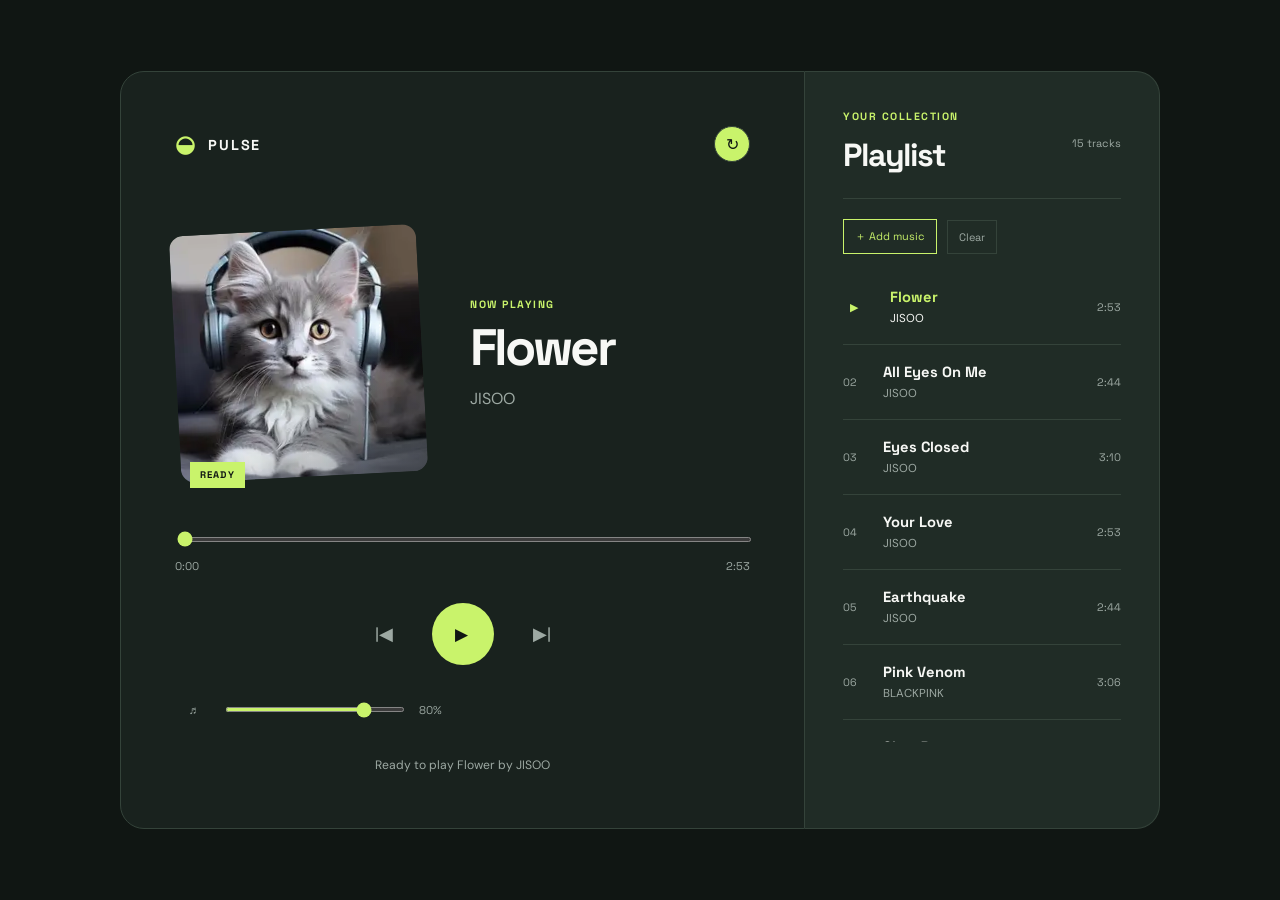
<file: index.html>
<!DOCTYPE html>
<html lang="en">
<head>
	<meta charset="UTF-8">
	<meta name="viewport" content="width=device-width, initial-scale=1.0">
	<meta name="description" content="Aaliyah's responsive JavaScript music player.">
	<title>Pulse Player | Music Player</title>
	<link rel="preconnect" href="https://fonts.googleapis.com">
	<link rel="preconnect" href="https://fonts.gstatic.com" crossorigin>
	<link href="https://fonts.googleapis.com/css2?family=DM+Sans:wght@400;500;700&family=Space+Grotesk:wght@500;600;700&display=swap" rel="stylesheet">
	<link rel="stylesheet" href="stayle.css">
</head>
<body>
	<main class="app-shell">
		<section class="player-layout" aria-label="Music player">
			<div class="player-panel">
				<header class="topbar">
					<a class="brand" href="#player" aria-label="Pulse Player home"><span class="brand-mark">◒</span> PULSE</a>
					<button class="icon-button" id="autoplay-button" type="button" aria-pressed="false" aria-label="Toggle autoplay" title="Toggle autoplay">↻</button>
				</header>

				<div class="now-playing" id="player">
					<div class="cover-wrap">
						<div class="cover-art" id="cover-art">
							<img src="image.png" alt="A cat listening to music">
c:\Users\cxc\OneDrive\Music\jisoo--your-love-special-video-rainforest-wild-asia-singapore.mp3 c:\Users\cxc\OneDrive\Music\eyes-closed-official-mv.mp3						</div>
						<span class="playing-badge" id="playing-badge">READY</span>
					</div>
					<div class="track-heading">
						<p class="eyebrow">Now playing</p>
						<h1 class="marquee-viewport" id="song-title" aria-live="polite"><span class="marquee-track">Loading track...</span></h1>
						<p class="artist" id="song-artist">Please add a song</p>
					</div>
				</div>

				<div class="progress-area">
					<input id="progress" class="progress" type="range" min="0" max="100" value="0" step="0.1" aria-label="Song progress">
					<div class="time-row"><span id="current-time">0:00</span><span id="duration">0:00</span></div>
				</div>

				<div class="player-controls" aria-label="Playback controls">
					<button class="control-button" id="previous-button" type="button" aria-label="Previous song" title="Previous song">|◀</button>
					<button class="play-button" id="play-button" type="button" aria-label="Play" title="Play">▶</button>
					<button class="control-button" id="next-button" type="button" aria-label="Next song" title="Next song">▶|</button>
				</div>

				<div class="volume-row">
					<button class="volume-button" id="mute-button" type="button" aria-label="Mute" title="Mute">♬</button>
					<input id="volume" class="volume" type="range" min="0" max="1" value="0.8" step="0.01" aria-label="Volume">
					<span id="volume-value">80%</span>
				</div>

				<p class="status-message" id="status-message" role="status">Add audio files to the audio folder to start listening.</p>
				<audio id="audio" preload="metadata"></audio>
			</div>

			<aside class="playlist-panel" aria-labelledby="playlist-title">
				<div class="playlist-header">
					<div><p class="eyebrow">Your collection</p><h2 id="playlist-title">Playlist</h2></div>
					<span class="track-count" id="track-count">0 tracks</span>
				</div>
				<div class="playlist-actions">
					<label class="add-music-button" for="file-input">＋ Add music</label>
					<input id="file-input" type="file" accept="audio/*" multiple>
					<button class="clear-button" id="clear-button" type="button">Clear</button>
				</div>
				<ol class="playlist" id="playlist"></ol>
			</aside>
		</section>
	</main>
	<script src="script.js"></script>
</body>
</html>
</file>
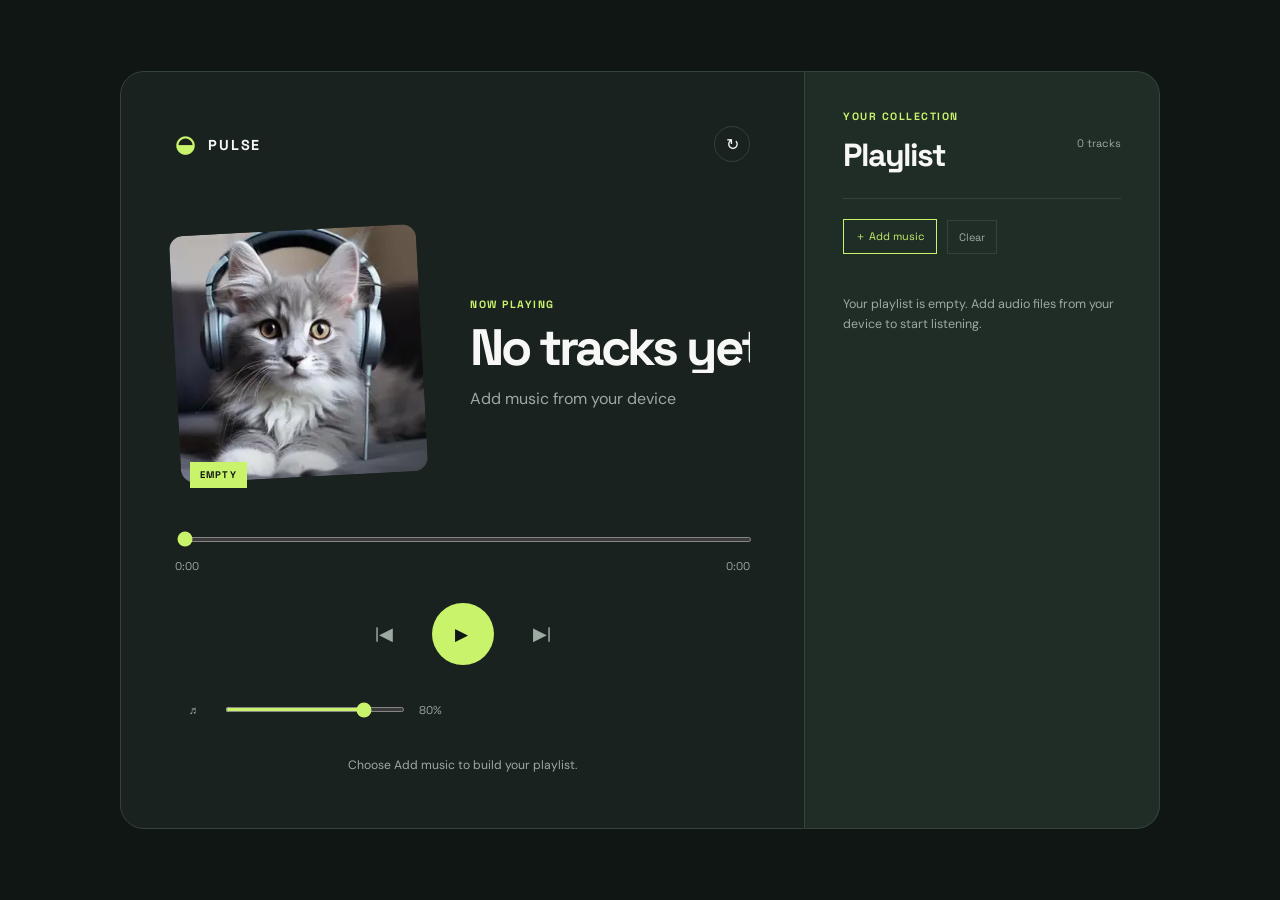
<file: music/index.html>
<!DOCTYPE html>
<html lang="en">
<head>
	<meta charset="UTF-8">
	<meta name="viewport" content="width=device-width, initial-scale=1.0">
	<meta name="description" content="Aaliyah's responsive JavaScript music player.">
	<title>Pulse Player | Music Player</title>
	<link rel="preconnect" href="https://fonts.googleapis.com">
	<link rel="preconnect" href="https://fonts.gstatic.com" crossorigin>
	<link href="https://fonts.googleapis.com/css2?family=DM+Sans:wght@400;500;700&family=Space+Grotesk:wght@500;600;700&display=swap" rel="stylesheet">
	<link rel="stylesheet" href="stayle.css">
</head>
<body>
	<main class="app-shell">
		<section class="player-layout" aria-label="Music player">
			<div class="player-panel">
				<header class="topbar">
					<a class="brand" href="#player" aria-label="Pulse Player home"><span class="brand-mark">◒</span> PULSE</a>
					<button class="icon-button" id="autoplay-button" type="button" aria-pressed="false" aria-label="Toggle autoplay" title="Toggle autoplay">↻</button>
				</header>

				<div class="now-playing" id="player">
					<div class="cover-wrap">
						<div class="cover-art" id="cover-art">
							<img src="image.png" alt="A cat listening to music">
						</div>
						<span class="playing-badge" id="playing-badge">READY</span>
					</div>
					<div class="track-heading">
						<p class="eyebrow">Now playing</p>
						<h1 class="marquee-viewport" id="song-title" aria-live="polite"><span class="marquee-track">Loading track...</span></h1>
						<p class="artist" id="song-artist">Please add a song</p>
					</div>
				</div>

				<div class="progress-area">
					<input id="progress" class="progress" type="range" min="0" max="100" value="0" step="0.1" aria-label="Song progress">
					<div class="time-row"><span id="current-time">0:00</span><span id="duration">0:00</span></div>
				</div>

				<div class="player-controls" aria-label="Playback controls">
					<button class="control-button" id="previous-button" type="button" aria-label="Previous song" title="Previous song">|◀</button>
					<button class="play-button" id="play-button" type="button" aria-label="Play" title="Play">▶</button>
					<button class="control-button" id="next-button" type="button" aria-label="Next song" title="Next song">▶|</button>
				</div>

				<div class="volume-row">
					<button class="volume-button" id="mute-button" type="button" aria-label="Mute" title="Mute">♬</button>
					<input id="volume" class="volume" type="range" min="0" max="1" value="0.8" step="0.01" aria-label="Volume">
					<span id="volume-value">80%</span>
				</div>

				<p class="status-message" id="status-message" role="status">Add audio files to the audio folder to start listening.</p>
				<audio id="audio" preload="metadata"></audio>
			</div>

			<aside class="playlist-panel" aria-labelledby="playlist-title">
				<div class="playlist-header">
					<div><p class="eyebrow">Your collection</p><h2 id="playlist-title">Playlist</h2></div>
					<span class="track-count" id="track-count">0 tracks</span>
				</div>
				<div class="playlist-actions">
					<label class="add-music-button" for="file-input">＋ Add music</label>
					<input id="file-input" type="file" accept="audio/*" multiple>
					<button class="clear-button" id="clear-button" type="button">Clear</button>
				</div>
				<ol class="playlist" id="playlist"></ol>
			</aside>
		</section>
	</main>
	<script src="script.js"></script>
</body>
</html>
</file>
<file: stayle.css>
:root {
	--ink: #f7f8f5;
	--muted: #9da9a3;
	--background: #101613;
	--panel: #19221e;
	--panel-light: #202c26;
	--line: #34433a;
	--accent: #c9f36b;
	--accent-dark: #799c2f;
	--display: "Space Grotesk", sans-serif;
	--body: "DM Sans", sans-serif;
}

* { box-sizing: border-box; }
html { scroll-behavior: smooth; }
body { background: var(--background); color: var(--ink); font-family: var(--body); margin: 0; min-height: 100vh; }
button, input { font: inherit; }
button { color: inherit; }
button:focus-visible, input:focus-visible { outline: 2px solid var(--accent); outline-offset: 4px; }
.app-shell { align-items: center; display: flex; justify-content: center; min-height: 100vh; padding: 42px 22px; }
.player-layout { display: grid; grid-template-columns: minmax(0, 1.45fr) minmax(300px, .75fr); max-width: 1040px; width: 100%; }
.player-panel, .playlist-panel { background: var(--panel); border: 1px solid var(--line); }
.player-panel { border-radius: 24px 0 0 24px; padding: clamp(24px, 5vw, 54px); position: relative; }
.playlist-panel { background: var(--panel-light); border-left: 0; border-radius: 0 24px 24px 0; padding: clamp(24px, 3vw, 38px); }
.topbar, .playlist-header, .time-row, .volume-row { align-items: center; display: flex; justify-content: space-between; }
.brand { color: var(--ink); font-family: var(--display); font-size: .9rem; font-weight: 700; letter-spacing: .12em; text-decoration: none; }
.brand-mark { color: var(--accent); font-size: 1.45rem; margin-right: 6px; vertical-align: -2px; }
.icon-button, .volume-button { background: transparent; border: 1px solid var(--line); border-radius: 50%; cursor: pointer; height: 36px; width: 36px; }
.icon-button[aria-pressed="true"] { background: var(--accent); color: var(--background); }
.now-playing { align-items: center; display: grid; gap: clamp(24px, 5vw, 48px); grid-template-columns: minmax(170px, 43%) 1fr; margin: 68px 0 48px; }
.cover-wrap { position: relative; }
.cover-art { aspect-ratio: 1; background: #8da76b; border-radius: 14px; overflow: hidden; position: relative; transform: rotate(-3deg); }
.cover-art::after { background: linear-gradient(145deg, transparent 58%, rgba(16,22,19,.45)); content: ""; inset: 0; position: absolute; }
.cover-art img { height: 100%; object-fit: cover; width: 100%; }
.playing-badge { background: var(--accent); bottom: -10px; color: var(--background); font-family: var(--display); font-size: .6rem; font-weight: 700; left: 15px; letter-spacing: .12em; padding: 7px 10px; position: absolute; z-index: 4; }
.eyebrow { color: var(--accent); font-family: var(--display); font-size: .66rem; font-weight: 700; letter-spacing: .14em; margin: 0 0 12px; text-transform: uppercase; }
h1, h2 { font-family: var(--display); letter-spacing: -.06em; margin: 0; }
.track-heading, .playlist-copy { min-width: 0; }
h1 { font-size: clamp(2rem, 4vw, 4.2rem); line-height: .98; max-width: 390px; }
.marquee-viewport { display: block; max-width: 100%; overflow: hidden; position: relative; white-space: nowrap; }
.marquee-track { display: block; max-width: max-content; min-width: 100%; overflow-wrap: anywhere; white-space: nowrap; }
.marquee-viewport.is-marquee .marquee-track { animation: title-marquee var(--marquee-duration) ease-in-out infinite; will-change: transform; }
@keyframes title-marquee {
	0%, 15% { transform: translateX(0); }
	78%, 84% { transform: translateX(calc(-1 * var(--marquee-distance))); }
	100% { transform: translateX(0); }
}
.artist { color: var(--muted); font-size: 1rem; margin: 15px 0 0; }
.progress-area { margin-top: 12px; }
.progress, .volume { accent-color: var(--accent); cursor: pointer; height: 5px; width: 100%; }
.time-row, .volume-row { color: var(--muted); font-family: var(--display); font-size: .7rem; }
.time-row { margin-top: 12px; }
.player-controls { align-items: center; display: flex; gap: 27px; justify-content: center; margin: 30px 0 27px; }
.control-button, .play-button { background: transparent; border: 0; cursor: pointer; }
.control-button { color: var(--muted); font-size: 1.1rem; padding: 12px; }
.control-button:hover { color: var(--ink); }
.play-button { align-items: center; background: var(--accent); border-radius: 50%; color: var(--background); display: flex; font-size: 1.05rem; height: 62px; justify-content: center; padding-left: 4px; transition: transform .2s ease; width: 62px; }
.play-button:hover { transform: scale(1.08); }
.volume-row { gap: 12px; justify-content: flex-start; }
.volume-button { border: 0; color: var(--muted); padding: 0; }
.volume { max-width: 180px; }
.status-message { color: var(--muted); font-size: .76rem; line-height: 1.5; margin: 28px 0 0; text-align: center; }
.playlist-header { border-bottom: 1px solid var(--line); padding-bottom: 23px; }
.playlist-header h2 { font-size: 2rem; }
.track-count { color: var(--muted); font-family: var(--display); font-size: .68rem; }
.playlist-actions { align-items: center; display: flex; gap: 10px; padding: 20px 0 8px; }
.add-music-button, .clear-button { border: 1px solid var(--accent); color: var(--accent); cursor: pointer; font-family: var(--display); font-size: .68rem; padding: 9px 11px; }
.add-music-button:hover { background: var(--accent); color: var(--background); }
.clear-button { background: transparent; border-color: var(--line); color: var(--muted); }
.clear-button:hover { border-color: var(--coral, #ef765f); color: var(--ink); }
#file-input { height: 1px; opacity: 0; position: absolute; width: 1px; }
.playlist { counter-reset: track; list-style: none; margin: 0; padding: 8px 0 0; max-height: 480px; overflow-y: auto; scrollbar-width: thin; scrollbar-color: var(--line) transparent; }
.playlist::-webkit-scrollbar { width: 6px; }
.playlist::-webkit-scrollbar-thumb { background: var(--line); border-radius: 4px; }
.playlist::-webkit-scrollbar-thumb:hover { background: var(--accent); }
.playlist-empty { color: var(--muted); font-size: .78rem; line-height: 1.6; list-style: none; padding: 25px 0; }
.playlist-item { align-items: center; border-bottom: 1px solid var(--line); counter-increment: track; cursor: pointer; display: grid; gap: 12px; grid-template-columns: 28px 1fr auto; padding: 18px 0; transition: color .2s ease, padding .2s ease; }
.playlist-item::before { color: var(--muted); content: counter(track, decimal-leading-zero); font-family: var(--display); font-size: .67rem; }
.playlist-item:hover, .playlist-item.active { color: var(--accent); padding-left: 7px; }
.playlist-item.active::before { color: var(--accent); content: "▶"; }
.playlist-item h3 { font-family: var(--display); font-size: .92rem; margin: 0 0 5px; }
.playlist-item p { color: var(--muted); font-size: .72rem; margin: 0; }
.playlist-item.active p { color: var(--ink); }
.track-duration { color: var(--muted); font-family: var(--display); font-size: .68rem; }

@media (max-width: 760px) {
	.app-shell { padding: 18px 12px; }
	.player-layout { display: block; max-width: 520px; }
	.player-panel { border-radius: 20px 20px 0 0; padding: 25px 22px 30px; }
	.playlist-panel { border-left: 1px solid var(--line); border-radius: 0 0 20px 20px; padding: 25px 22px; }
	.now-playing { gap: 22px; margin: 48px 0 35px; }
	.cover-art { border-radius: 11px; }
	h1 { font-size: clamp(1.7rem, 8vw, 2.7rem); }
	.artist { font-size: .88rem; }
}

@media (prefers-reduced-motion: reduce) {
	html { scroll-behavior: auto; }
	*, *::before, *::after { scroll-behavior: auto !important; animation: none !important; transition-duration: .01ms !important; }
}
</file>
<file: music/stayle.css>
:root {
	--ink: #f7f8f5;
	--muted: #9da9a3;
	--background: #101613;
	--panel: #19221e;
	--panel-light: #202c26;
	--line: #34433a;
	--accent: #c9f36b;
	--accent-dark: #799c2f;
	--display: "Space Grotesk", sans-serif;
	--body: "DM Sans", sans-serif;
}

* { box-sizing: border-box; }
html { scroll-behavior: smooth; }
body { background: var(--background); color: var(--ink); font-family: var(--body); margin: 0; min-height: 100vh; }
button, input { font: inherit; }
button { color: inherit; }
button:focus-visible, input:focus-visible { outline: 2px solid var(--accent); outline-offset: 4px; }
.app-shell { align-items: center; display: flex; justify-content: center; min-height: 100vh; padding: 42px 22px; }
.player-layout { display: grid; grid-template-columns: minmax(0, 1.45fr) minmax(300px, .75fr); max-width: 1040px; width: 100%; }
.player-panel, .playlist-panel { background: var(--panel); border: 1px solid var(--line); }
.player-panel { border-radius: 24px 0 0 24px; padding: clamp(24px, 5vw, 54px); position: relative; }
.playlist-panel { background: var(--panel-light); border-left: 0; border-radius: 0 24px 24px 0; padding: clamp(24px, 3vw, 38px); }
.topbar, .playlist-header, .time-row, .volume-row { align-items: center; display: flex; justify-content: space-between; }
.brand { color: var(--ink); font-family: var(--display); font-size: .9rem; font-weight: 700; letter-spacing: .12em; text-decoration: none; }
.brand-mark { color: var(--accent); font-size: 1.45rem; margin-right: 6px; vertical-align: -2px; }
.icon-button, .volume-button { background: transparent; border: 1px solid var(--line); border-radius: 50%; cursor: pointer; height: 36px; width: 36px; }
.icon-button[aria-pressed="true"] { background: var(--accent); color: var(--background); }
.now-playing { align-items: center; display: grid; gap: clamp(24px, 5vw, 48px); grid-template-columns: minmax(170px, 43%) 1fr; margin: 68px 0 48px; }
.cover-wrap { position: relative; }
.cover-art { aspect-ratio: 1; background: #8da76b; border-radius: 14px; overflow: hidden; position: relative; transform: rotate(-3deg); }
.cover-art::after { background: linear-gradient(145deg, transparent 58%, rgba(16,22,19,.45)); content: ""; inset: 0; position: absolute; }
.cover-art img { height: 100%; object-fit: cover; width: 100%; }
.playing-badge { background: var(--accent); bottom: -10px; color: var(--background); font-family: var(--display); font-size: .6rem; font-weight: 700; left: 15px; letter-spacing: .12em; padding: 7px 10px; position: absolute; z-index: 4; }
.eyebrow { color: var(--accent); font-family: var(--display); font-size: .66rem; font-weight: 700; letter-spacing: .14em; margin: 0 0 12px; text-transform: uppercase; }
h1, h2 { font-family: var(--display); letter-spacing: -.06em; margin: 0; }
.track-heading, .playlist-copy { min-width: 0; }
h1 { font-size: clamp(2rem, 4vw, 4.2rem); line-height: .98; max-width: 390px; }
.marquee-viewport { display: block; max-width: 100%; overflow: hidden; position: relative; white-space: nowrap; }
.marquee-track { display: block; max-width: max-content; min-width: 100%; overflow-wrap: anywhere; white-space: nowrap; }
.marquee-viewport.is-marquee .marquee-track { animation: title-marquee var(--marquee-duration) ease-in-out infinite; will-change: transform; }
@keyframes title-marquee {
	0%, 15% { transform: translateX(0); }
	78%, 84% { transform: translateX(calc(-1 * var(--marquee-distance))); }
	100% { transform: translateX(0); }
}
.artist { color: var(--muted); font-size: 1rem; margin: 15px 0 0; }
.progress-area { margin-top: 12px; }
.progress, .volume { accent-color: var(--accent); cursor: pointer; height: 5px; width: 100%; }
.time-row, .volume-row { color: var(--muted); font-family: var(--display); font-size: .7rem; }
.time-row { margin-top: 12px; }
.player-controls { align-items: center; display: flex; gap: 27px; justify-content: center; margin: 30px 0 27px; }
.control-button, .play-button { background: transparent; border: 0; cursor: pointer; }
.control-button { color: var(--muted); font-size: 1.1rem; padding: 12px; }
.control-button:hover { color: var(--ink); }
.play-button { align-items: center; background: var(--accent); border-radius: 50%; color: var(--background); display: flex; font-size: 1.05rem; height: 62px; justify-content: center; padding-left: 4px; transition: transform .2s ease; width: 62px; }
.play-button:hover { transform: scale(1.08); }
.volume-row { gap: 12px; justify-content: flex-start; }
.volume-button { border: 0; color: var(--muted); padding: 0; }
.volume { max-width: 180px; }
.status-message { color: var(--muted); font-size: .76rem; line-height: 1.5; margin: 28px 0 0; text-align: center; }
.playlist-header { border-bottom: 1px solid var(--line); padding-bottom: 23px; }
.playlist-header h2 { font-size: 2rem; }
.track-count { color: var(--muted); font-family: var(--display); font-size: .68rem; }
.playlist-actions { align-items: center; display: flex; gap: 10px; padding: 20px 0 8px; }
.add-music-button, .clear-button { border: 1px solid var(--accent); color: var(--accent); cursor: pointer; font-family: var(--display); font-size: .68rem; padding: 9px 11px; }
.add-music-button:hover { background: var(--accent); color: var(--background); }
.clear-button { background: transparent; border-color: var(--line); color: var(--muted); }
.clear-button:hover { border-color: var(--coral, #ef765f); color: var(--ink); }
#file-input { height: 1px; opacity: 0; position: absolute; width: 1px; }
.playlist { counter-reset: track; list-style: none; margin: 0; padding: 8px 0 0; }
.playlist-empty { color: var(--muted); font-size: .78rem; line-height: 1.6; list-style: none; padding: 25px 0; }
.playlist-item { align-items: center; border-bottom: 1px solid var(--line); counter-increment: track; cursor: pointer; display: grid; gap: 12px; grid-template-columns: 28px 1fr auto; padding: 18px 0; transition: color .2s ease, padding .2s ease; }
.playlist-item::before { color: var(--muted); content: counter(track, decimal-leading-zero); font-family: var(--display); font-size: .67rem; }
.playlist-item:hover, .playlist-item.active { color: var(--accent); padding-left: 7px; }
.playlist-item.active::before { color: var(--accent); content: "▶"; }
.playlist-item h3 { font-family: var(--display); font-size: .92rem; margin: 0 0 5px; }
.playlist-item p { color: var(--muted); font-size: .72rem; margin: 0; }
.playlist-item.active p { color: var(--ink); }
.track-duration { color: var(--muted); font-family: var(--display); font-size: .68rem; }

@media (max-width: 760px) {
	.app-shell { padding: 18px 12px; }
	.player-layout { display: block; max-width: 520px; }
	.player-panel { border-radius: 20px 20px 0 0; padding: 25px 22px 30px; }
	.playlist-panel { border-left: 1px solid var(--line); border-radius: 0 0 20px 20px; padding: 25px 22px; }
	.now-playing { gap: 22px; margin: 48px 0 35px; }
	.cover-art { border-radius: 11px; }
	h1 { font-size: clamp(1.7rem, 8vw, 2.7rem); }
	.artist { font-size: .88rem; }
}

@media (prefers-reduced-motion: reduce) {
	html { scroll-behavior: auto; }
	*, *::before, *::after { scroll-behavior: auto !important; animation: none !important; transition-duration: .01ms !important; }
}
</file>
